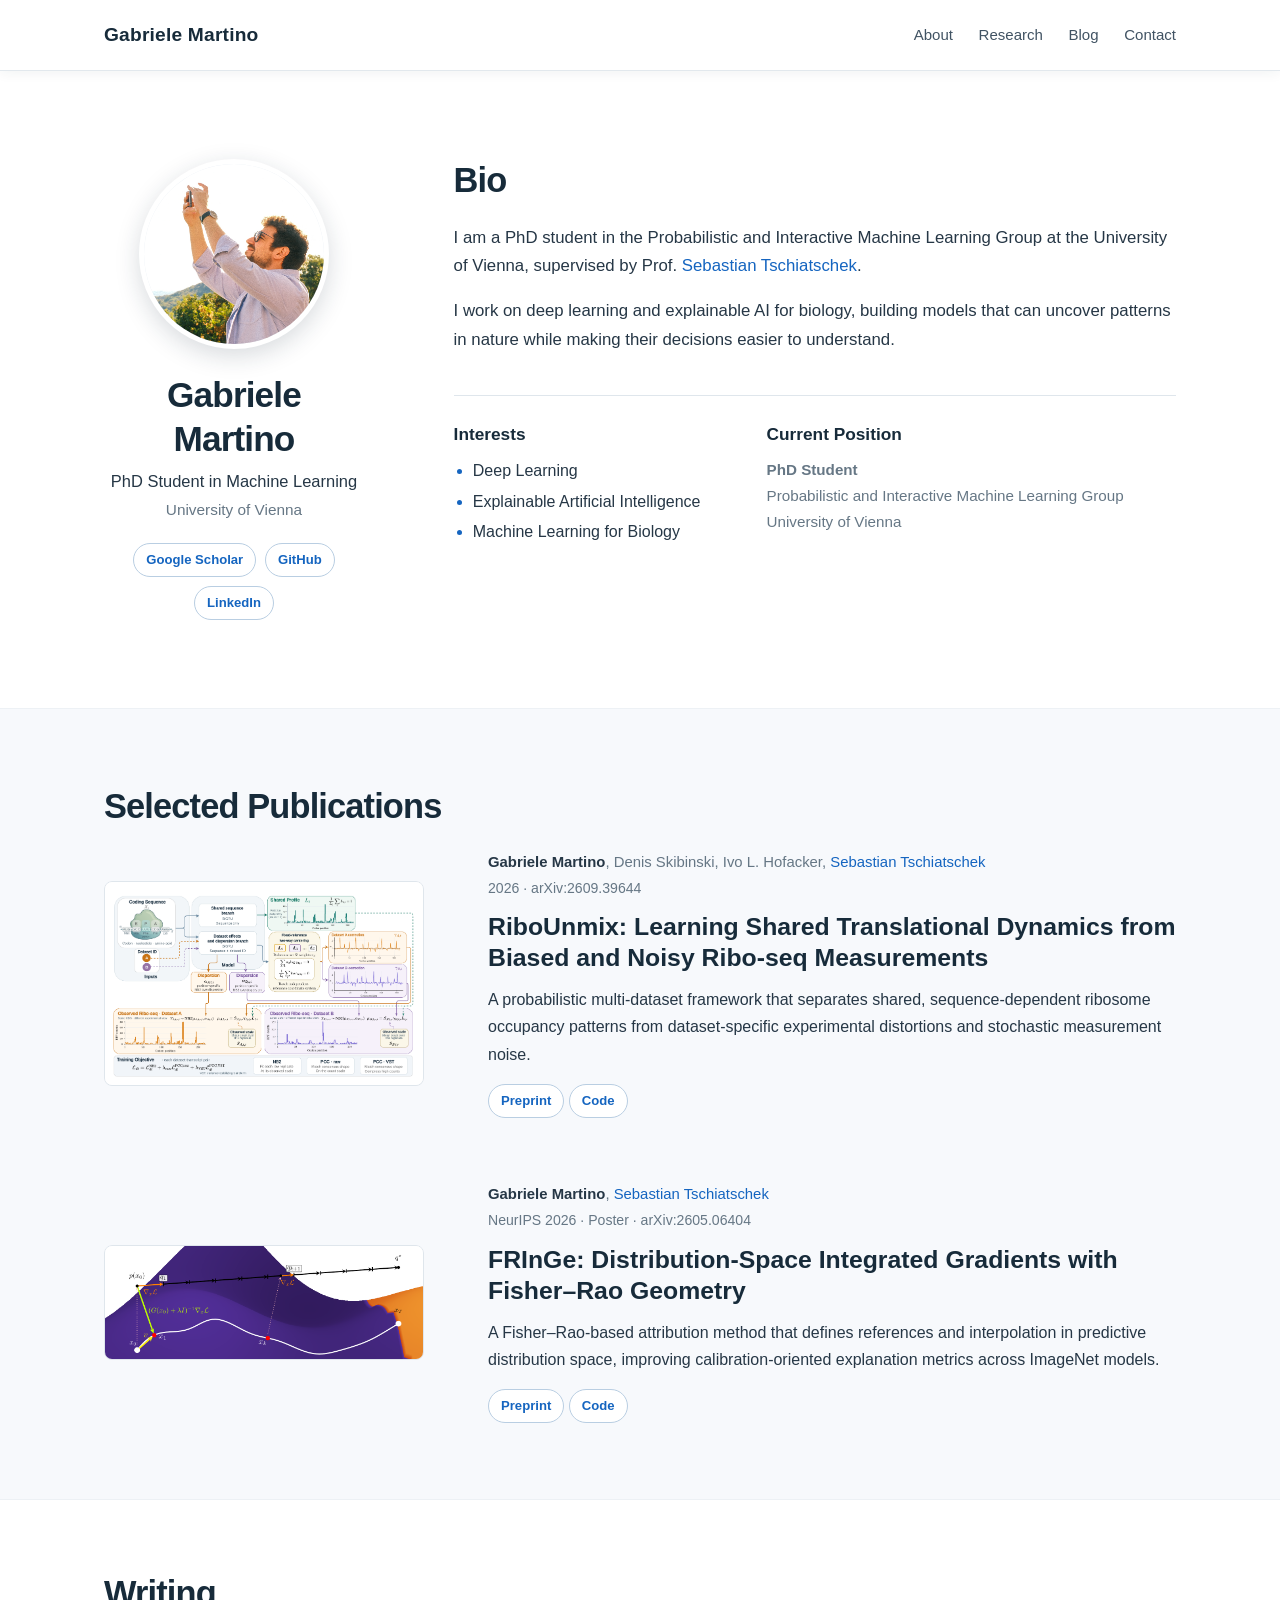
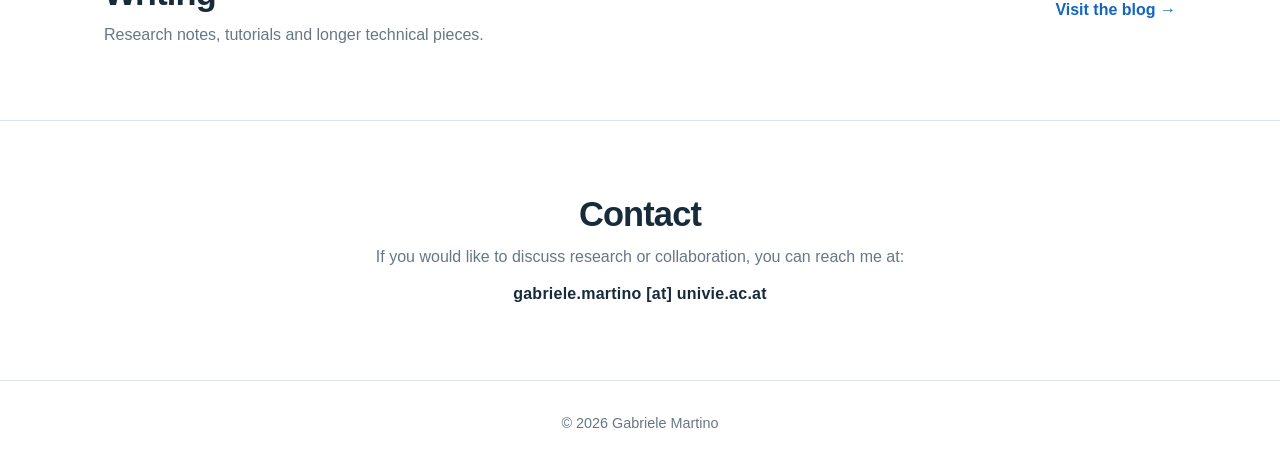
<file: index.html>
<!DOCTYPE html>
<html lang="en">
  <head>
    <meta charset="UTF-8" />
    <meta name="viewport" content="width=device-width, initial-scale=1.0" />
    <title>Gabriele Martino | PhD Student</title>
    <meta
      name="description"
      content="Academic homepage of Gabriele Martino, PhD student working on deep learning, explainable AI and biology."
    />
    <link rel="stylesheet" href="assets/css/style.css?v=20261001-1" />
  </head>
  <body>
    <header class="site-header">
      <div class="container nav">
        <a class="brand" href="./">Gabriele Martino</a>
        <nav class="nav-links" aria-label="Primary navigation">
          <a href="#about">About</a>
          <a href="#research">Research</a>
          <a href="blog/">Blog</a>
          <a href="#contact">Contact</a>
        </nav>
      </div>
    </header>

    <main>
      <section class="container profile-section" id="about">
        <aside class="profile-identity">
          <div class="intro-photo-wrap">
            <div class="intro-photo-swap">
              <img
                class="intro-photo intro-photo-primary"
                src="assets/images/DSCF8296_1.jpg"
                alt="Gabriele Martino taking a photo outdoors"
              />
              <img
                class="intro-photo intro-photo-hover"
                src="assets/images/image_1.jpeg"
                alt=""
                aria-hidden="true"
              />
            </div>
          </div>

          <h1>Gabriele Martino</h1>
          <p class="profile-role">PhD Student in Machine Learning</p>
          <p class="profile-affiliation">University of Vienna</p>

          <div class="profile-links" aria-label="Academic and professional profiles">
            <a
              href="https://scholar.google.com/citations?user=NalFr98AAAAJ&amp;hl=en&amp;authuser=1"
              target="_blank"
              rel="noopener noreferrer"
            >Google Scholar</a>
            <a href="https://github.com/GabMartino" target="_blank" rel="noopener noreferrer">GitHub</a>
            <a href="https://www.linkedin.com/in/gabriele-martino/" target="_blank" rel="noopener noreferrer">LinkedIn</a>
          </div>
        </aside>

        <div class="biography">
          <h2>Bio</h2>
          <p>
            I am a PhD student in the Probabilistic and Interactive Machine
            Learning Group at the University of Vienna, supervised by Prof.
            <a class="person-link" href="https://tschiatschek.net/" target="_blank" rel="noopener noreferrer">Sebastian Tschiatschek</a>.
          </p>
          <p>
            I work on deep learning and explainable AI for biology, building
            models that can uncover patterns in nature while making their
            decisions easier to understand.
          </p>

          <div class="academic-details">
            <section class="detail-block" id="research">
              <h3>Interests</h3>
              <ul class="interest-list">
                <li>Deep Learning</li>
                <li>Explainable Artificial Intelligence</li>
                <li>Machine Learning for Biology</li>
              </ul>
            </section>

            <section class="detail-block">
              <h3>Current Position</h3>
              <p>
                <strong>PhD Student</strong><br />
                Probabilistic and Interactive Machine Learning Group<br />
                University of Vienna
              </p>
            </section>
          </div>
        </div>
      </section>

      <section class="section-shell" id="publications">
        <div class="container">
          <h2 class="section-title">Selected Publications</h2>

          <article class="publication-card">
            <figure class="publication-figure">
              <img
                src="assets/images/ribounmix-architecture-preview.png"
                alt="RiboUnmix neural architecture and post-network equations"
              />
            </figure>

            <div class="publication-details">
              <p class="publication-authors">
                <strong>Gabriele Martino</strong>, Denis Skibinski, Ivo L. Hofacker,
                <a class="person-link" href="https://tschiatschek.net/" target="_blank" rel="noopener noreferrer">Sebastian Tschiatschek</a>
              </p>
              <p class="publication-venue">2026 · arXiv:2609.39644</p>
              <h3>
                <a href="https://arxiv.org/abs/2609.39644" target="_blank" rel="noopener noreferrer">
                  RiboUnmix: Learning Shared Translational Dynamics from Biased and Noisy Ribo-seq Measurements
                </a>
              </h3>
              <p>
                A probabilistic multi-dataset framework that separates shared,
                sequence-dependent ribosome occupancy patterns from dataset-specific
                experimental distortions and stochastic measurement noise.
              </p>
              <div class="publication-links">
                <a href="https://arxiv.org/abs/2609.39644" target="_blank" rel="noopener noreferrer">Preprint</a>
                <a href="https://github.com/GabMartino/RiboUnmix" target="_blank" rel="noopener noreferrer">Code</a>
              </div>
            </div>
          </article>

          <article class="publication-card">
            <figure class="publication-figure">
              <img
                src="assets/images/path-preview.png"
                alt="Diagram of the FRInGe attribution path through predictive and input space"
              />
            </figure>

            <div class="publication-details">
              <p class="publication-authors">
                <strong>Gabriele Martino</strong>,
                <a class="person-link" href="https://tschiatschek.net/" target="_blank" rel="noopener noreferrer">Sebastian Tschiatschek</a>
              </p>
              <p class="publication-venue">NeurIPS 2026 · Poster · arXiv:2605.06404</p>
              <h3>
                <a href="https://arxiv.org/abs/2605.06404" target="_blank" rel="noopener noreferrer">
                  FRInGe: Distribution-Space Integrated Gradients with Fisher–Rao Geometry
                </a>
              </h3>
              <p>
                A Fisher–Rao-based attribution method that defines references
                and interpolation in predictive distribution space, improving
                calibration-oriented explanation metrics across ImageNet models.
              </p>
              <div class="publication-links">
                <a href="https://arxiv.org/abs/2605.06404" target="_blank" rel="noopener noreferrer">Preprint</a>
                <a href="https://github.com/GabMartino/FRInGe" target="_blank" rel="noopener noreferrer">Code</a>
              </div>
            </div>
          </article>
        </div>
      </section>

      <section class="container writing-section" id="writing">
        <div>
          <h2 class="section-title">Writing</h2>
          <p>Research notes, tutorials and longer technical pieces.</p>
        </div>
        <a class="text-link" href="blog/">Visit the blog <span aria-hidden="true">→</span></a>
      </section>

      <section class="contact-section" id="contact">
        <div class="container">
          <h2 class="section-title">Contact</h2>
          <p>If you would like to discuss research or collaboration, you can reach me at:</p>
          <p class="contact-email">gabriele.martino [at] univie.ac.at</p>
        </div>
      </section>
    </main>

    <footer class="site-footer">
      <div class="container footer-content">
        <p>© <span id="year"></span> Gabriele Martino</p>
      </div>
    </footer>

    <script>
      document.getElementById("year").textContent = new Date().getFullYear();
    </script>
  </body>
</html>
</file>
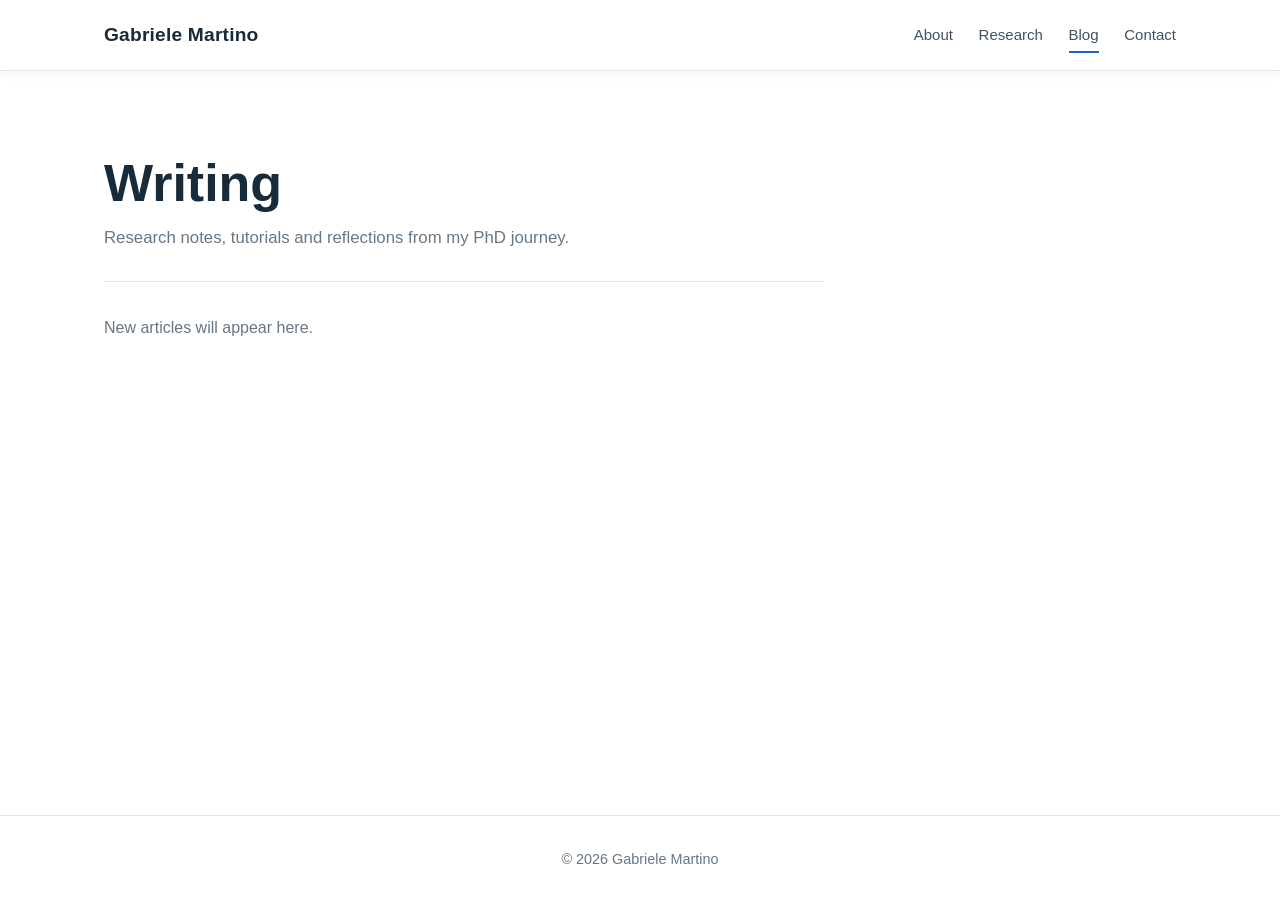
<file: blog/index.html>
<!DOCTYPE html>
<html lang="en">
  <head>
    <meta charset="UTF-8" />
    <meta name="viewport" content="width=device-width, initial-scale=1.0" />
    <title>Writing | Gabriele Martino</title>
    <meta
      name="description"
      content="Research notes and technical writing by Gabriele Martino."
    />
    <link rel="stylesheet" href="../assets/css/style.css?v=20261001-1" />
  </head>
  <body>
    <header class="site-header">
      <div class="container nav">
        <a class="brand" href="../">Gabriele Martino</a>
        <nav class="nav-links" aria-label="Primary navigation">
          <a href="../#about">About</a>
          <a href="../#research">Research</a>
          <a href="./" aria-current="page">Blog</a>
          <a href="../#contact">Contact</a>
        </nav>
      </div>
    </header>

    <main class="container page">
      <header class="page-heading">
        <h1>Writing</h1>
        <p>Research notes, tutorials and reflections from my PhD journey.</p>
      </header>

      <p class="empty-state">New articles will appear here.</p>
    </main>

    <footer class="site-footer">
      <div class="container footer-content">
        <p>© <span id="year"></span> Gabriele Martino</p>
      </div>
    </footer>

    <script>
      document.getElementById("year").textContent = new Date().getFullYear();
    </script>
  </body>
</html>
</file>
<file: assets/css/style.css>
:root {
  --bg: #ffffff;
  --surface: #f7f9fc;
  --text: #263746;
  --heading: #172b3a;
  --muted: #667785;
  --accent: #1565c0;
  --accent-dark: #0d4f9c;
  --border: #dfe6ec;
  --max-width: 1120px;
}

html {
  scroll-behavior: smooth;
  scroll-padding-top: 6rem;
}

* {
  box-sizing: border-box;
}

body {
  margin: 0;
  background: var(--bg);
  color: var(--text);
  font-family: Roboto, "Segoe UI", Helvetica, Arial, sans-serif;
  font-size: 1rem;
  line-height: 1.7;
}

img {
  max-width: 100%;
}

a {
  color: var(--accent);
  text-decoration: none;
}

a:hover {
  color: var(--accent-dark);
}

h1,
h2,
h3 {
  color: var(--heading);
  font-family: Montserrat, "Segoe UI", Helvetica, Arial, sans-serif;
  line-height: 1.25;
}

.container {
  width: 100%;
  max-width: var(--max-width);
  margin: 0 auto;
  padding-inline: 1.5rem;
}

.site-header {
  position: sticky;
  top: 0;
  z-index: 100;
  border-bottom: 1px solid rgba(223, 230, 236, 0.9);
  background: rgba(255, 255, 255, 0.96);
  box-shadow: 0 2px 12px rgba(23, 43, 58, 0.06);
  backdrop-filter: blur(10px);
}

.nav {
  display: flex;
  min-height: 70px;
  align-items: center;
  justify-content: space-between;
}

.brand {
  color: var(--heading);
  font-family: Montserrat, "Segoe UI", Helvetica, Arial, sans-serif;
  font-size: 1.2rem;
  font-weight: 700;
  letter-spacing: 0.01em;
}

.nav-links {
  display: flex;
  align-items: center;
  gap: 1.6rem;
  font-size: 0.94rem;
}

.nav-links a {
  position: relative;
  color: #415363;
  padding-block: 0.35rem;
}

.nav-links a::after {
  position: absolute;
  right: 0;
  bottom: 0;
  left: 0;
  height: 2px;
  background: var(--accent);
  content: "";
  transform: scaleX(0);
  transform-origin: center;
  transition: transform 160ms ease-in-out;
}

.nav-links a:hover::after,
.nav-links a[aria-current="page"]::after {
  transform: scaleX(1);
}

.profile-section {
  display: grid;
  grid-template-columns: 260px minmax(0, 1fr);
  gap: clamp(3rem, 7vw, 6rem);
  align-items: start;
  padding-block: 5.5rem;
}

.profile-identity {
  text-align: center;
}

.intro-photo-wrap {
  display: flex;
  justify-content: center;
}

.intro-photo-swap {
  position: relative;
  width: 190px;
  aspect-ratio: 1;
  overflow: hidden;
  border: 5px solid #ffffff;
  border-radius: 50%;
  background: #e7eef5;
  box-shadow: 0 7px 24px rgba(23, 43, 58, 0.17);
}

.intro-photo {
  position: absolute;
  inset: 0;
  display: block;
  width: 100%;
  height: 100%;
  object-fit: cover;
  transition: opacity 180ms ease-in-out;
}

.intro-photo-primary {
  opacity: 1;
}

.intro-photo-hover {
  opacity: 0;
}

@media (hover: hover) {
  .intro-photo-swap:hover .intro-photo-primary {
    opacity: 0;
  }

  .intro-photo-swap:hover .intro-photo-hover {
    opacity: 1;
  }
}

.profile-identity h1 {
  margin: 1.5rem 0 0.35rem;
  font-size: clamp(1.85rem, 4vw, 2.2rem);
  letter-spacing: -0.025em;
}

.profile-role {
  margin: 0;
  color: var(--text);
  font-size: 1.03rem;
}

.profile-affiliation {
  margin: 0.15rem 0 0;
  color: var(--muted);
  font-size: 0.96rem;
}

.profile-links {
  display: flex;
  flex-wrap: wrap;
  justify-content: center;
  gap: 0.55rem;
  margin-top: 1.25rem;
}

.profile-links a,
.publication-links a {
  display: inline-flex;
  min-height: 34px;
  align-items: center;
  border: 1px solid #b9cee2;
  border-radius: 999px;
  padding: 0.25rem 0.75rem;
  background: #ffffff;
  color: var(--accent);
  font-size: 0.82rem;
  font-weight: 600;
  transition: background 160ms ease-in-out, border-color 160ms ease-in-out;
}

.profile-links a:hover,
.publication-links a:hover {
  border-color: var(--accent);
  background: #edf5fd;
}

.biography h2,
.section-title {
  margin: 0 0 1.35rem;
  font-size: clamp(1.8rem, 4vw, 2.15rem);
  letter-spacing: -0.025em;
}

.biography > p {
  max-width: 760px;
  margin: 0 0 1.05rem;
  font-size: 1.05rem;
}

.academic-details {
  display: grid;
  grid-template-columns: minmax(0, 0.8fr) minmax(0, 1.2fr);
  gap: 2.5rem;
  margin-top: 2.5rem;
  border-top: 1px solid var(--border);
  padding-top: 1.75rem;
}

.detail-block {
  scroll-margin-top: 7rem;
}

.detail-block h3 {
  margin: 0 0 0.75rem;
  font-size: 1.08rem;
}

.detail-block p {
  margin: 0;
  color: var(--muted);
  font-size: 0.95rem;
}

.interest-list {
  margin: 0;
  padding-left: 1.2rem;
}

.interest-list li {
  margin: 0.2rem 0;
}

.interest-list li::marker {
  color: var(--accent);
}

.section-shell {
  scroll-margin-top: 5rem;
  border-block: 1px solid #edf1f5;
  background: var(--surface);
  padding-block: 4.75rem;
}

.publication-card {
  display: grid;
  grid-template-columns: minmax(230px, 320px) minmax(0, 1fr);
  gap: clamp(2rem, 5vw, 4rem);
  align-items: center;
}

.publication-card + .publication-card {
  padding-top: clamp(2.5rem, 5vw, 4rem);
}

.publication-figure {
  margin: 0;
  overflow: hidden;
  border-radius: 8px;
}

.publication-figure img {
  display: block;
  width: 100%;
  border: 1px solid var(--border);
  border-radius: 8px;
  background: #ffffff;
  box-shadow: 0 8px 24px rgba(23, 43, 58, 0.1);
  transition: transform 220ms ease;
}

.publication-figure:hover img {
  transform: scale(1.035);
}

.publication-authors {
  margin: 0 0 0.15rem;
  color: var(--muted);
  font-size: 0.93rem;
}

.publication-authors strong {
  color: var(--text);
  font-weight: 600;
}

.publication-venue {
  margin: 0 0 0.7rem;
  color: var(--muted);
  font-size: 0.88rem;
}

.publication-details h3 {
  margin: 0 0 0.75rem;
  font-size: clamp(1.25rem, 3vw, 1.55rem);
}

.publication-details h3 a {
  color: var(--heading);
}

.publication-details h3 a:hover {
  color: var(--accent);
}

.publication-details > p:last-of-type {
  max-width: 700px;
  margin: 0;
}

.publication-links {
  margin-top: 1rem;
}

.writing-section {
  display: flex;
  align-items: center;
  justify-content: space-between;
  gap: 2rem;
  padding-block: 4.5rem;
}

.writing-section .section-title {
  margin-bottom: 0.35rem;
}

.writing-section p {
  margin: 0;
  color: var(--muted);
}

.contact-section {
  border-top: 1px solid var(--border);
  padding-block: 4.5rem;
  text-align: center;
}

.contact-section .section-title {
  margin-bottom: 0.45rem;
}

.contact-section p {
  margin: 0;
  color: var(--muted);
}

.contact-email {
  margin-top: 0.65rem !important;
  color: var(--heading) !important;
  font-weight: 600;
  letter-spacing: 0.015em;
}

.text-link {
  flex: 0 0 auto;
  font-weight: 600;
}

.page {
  min-height: calc(100vh - 156px);
  padding-block: 5rem;
}

.page-heading {
  max-width: 720px;
  border-bottom: 1px solid var(--border);
  padding-bottom: 1.75rem;
}

.page-heading h1 {
  margin: 0 0 0.5rem;
  font-size: clamp(2.2rem, 6vw, 3.25rem);
}

.page-heading p {
  margin: 0;
  color: var(--muted);
  font-size: 1.05rem;
}

.empty-state {
  margin-top: 2rem;
  color: var(--muted);
}

.site-footer {
  border-top: 1px solid var(--border);
  background: #ffffff;
}

.footer-content {
  display: flex;
  min-height: 86px;
  align-items: center;
  justify-content: center;
  color: var(--muted);
  font-size: 0.9rem;
  text-align: center;
}

.footer-content p {
  margin: 0;
}

.post {
  padding-block: 3.5rem;
}

.post h1 {
  margin-bottom: 0.25rem;
}

.post p {
  margin: 1rem 0;
}

blockquote {
  margin: 1.25rem 0;
  border-left: 4px solid var(--accent);
  padding: 0.4rem 0 0.4rem 1.1rem;
  background: #eef5fc;
  color: var(--text);
}

code {
  border-radius: 4px;
  padding: 0.1rem 0.35rem;
  background: #edf2f7;
}

@media (max-width: 820px) {
  .profile-section {
    grid-template-columns: 220px minmax(0, 1fr);
    gap: 3rem;
  }

  .academic-details {
    grid-template-columns: 1fr;
    gap: 1.5rem;
  }
}

@media (max-width: 680px) {
  html {
    scroll-padding-top: 8.5rem;
  }

  .nav {
    flex-direction: column;
    gap: 0.35rem;
    padding-block: 0.7rem;
  }

  .nav-links {
    flex-wrap: wrap;
    justify-content: center;
    gap: 0.35rem 1rem;
  }

  .profile-section {
    grid-template-columns: 1fr;
    gap: 3rem;
    padding-block: 3.75rem;
  }

  .profile-identity {
    max-width: 430px;
    margin: 0 auto;
  }

  .biography h2 {
    text-align: center;
  }

  .biography {
    text-align: center;
  }

  .interest-list {
    padding-left: 0;
    list-style-position: inside;
  }

  .section-shell {
    padding-block: 3.75rem;
  }

  .publication-card {
    grid-template-columns: 1fr;
    gap: 1.75rem;
  }

  .publication-figure {
    width: 100%;
    max-width: 420px;
  }

  .writing-section {
    flex-direction: column;
    align-items: flex-start;
    padding-block: 3.75rem;
  }

  .contact-section {
    padding-block: 3.75rem;
  }
}

@media (max-width: 420px) {
  .container {
    padding-inline: 1.1rem;
  }

  .nav-links {
    font-size: 0.88rem;
  }

  .intro-photo-swap {
    width: 170px;
  }
}

@media (prefers-reduced-motion: reduce) {
  html {
    scroll-behavior: auto;
  }

  .intro-photo,
  .nav-links a::after,
  .profile-links a,
  .publication-links a,
  .publication-figure img {
    transition: none;
  }

  .publication-figure:hover img {
    transform: none;
  }
}
</file>
